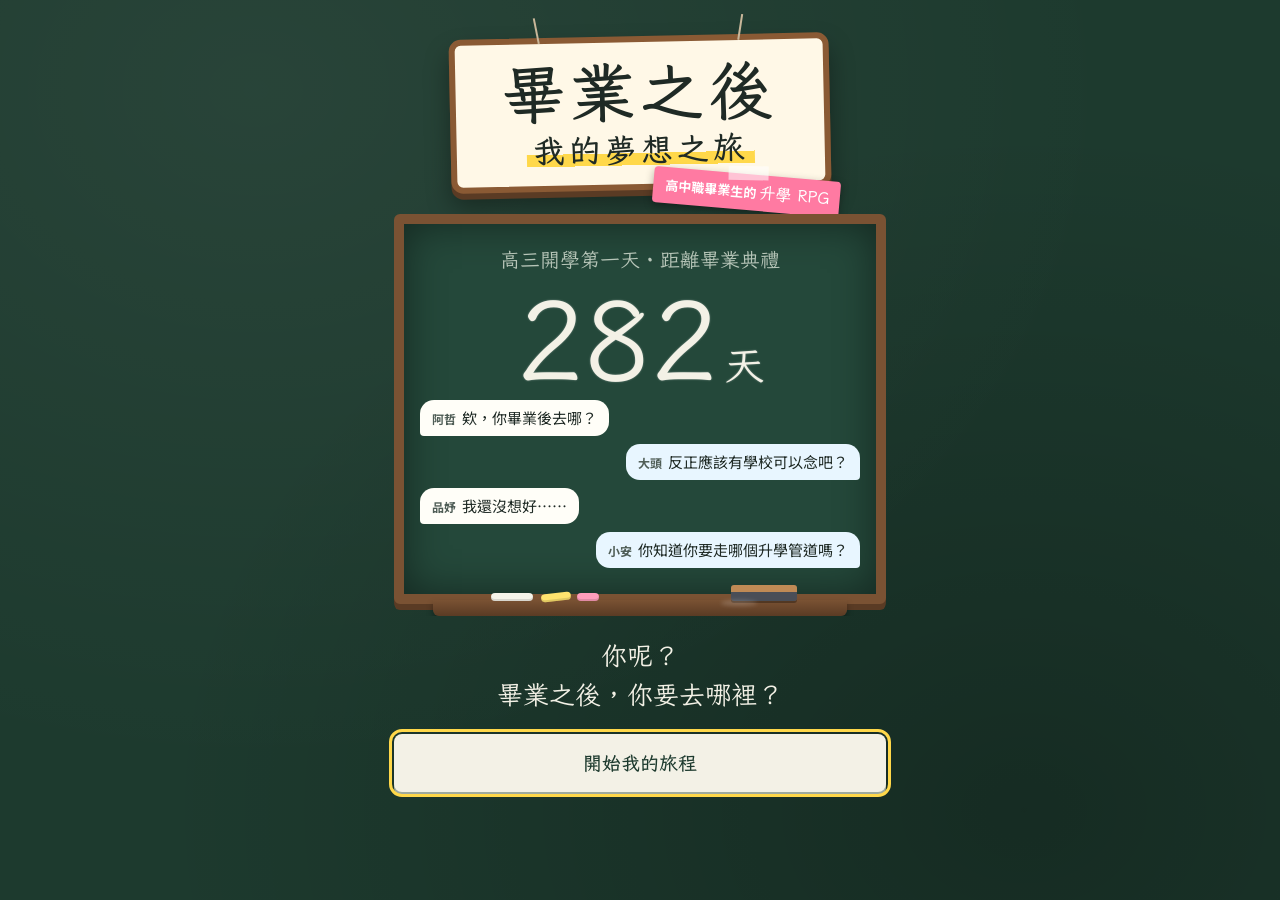
<file: index.html>
<!doctype html>
<html lang="zh-Hant-TW">
<head>
<meta charset="utf-8">
<meta name="viewport" content="width=device-width, initial-scale=1, viewport-fit=cover">
<title>畢業之後 我的夢想之旅｜高中職畢業生的升學 RPG</title>
<meta name="description" content="從高三開學走到畢業典禮。和同學、學長姐一起探索畢業後的升學道路，最後帶走一張屬於你的升學攻略。">
<meta name="theme-color" content="#1D3A2E">
<meta property="og:title" content="畢業之後 我的夢想之旅">
<meta property="og:description" content="高中職畢業生的升學 RPG。未來不是選出來的答案，而是走出來的路。">
<link rel="icon" href="data:image/svg+xml,<svg xmlns='http://www.w3.org/2000/svg' viewBox='0 0 100 100'><text y='.9em' font-size='90'>🎓</text></svg>">
<link rel="preconnect" href="https://fonts.googleapis.com">
<link rel="preconnect" href="https://fonts.gstatic.com" crossorigin>
<link href="https://fonts.googleapis.com/css2?family=LXGW+WenKai+TC:wght@400;700&family=Noto+Sans+TC:wght@400;700&display=swap" rel="stylesheet">
<link rel="stylesheet" href="css/style.css">
</head>
<body>
<div id="app">
  <header id="hud" hidden>
    <div class="daychip"><small>高三</small><b id="dayNum">9</b><small>月</small></div>
    <div class="stats" id="stats" aria-label="角色能力值"></div>
    <div class="hudbtns">
      <button class="hudbtn" id="btnFrag" aria-label="情報碎片">🧩<span class="n" id="fragN">0</span></button>
      <button class="hudbtn" id="btnDex" aria-label="升學路線圖鑑" disabled>🗺️</button>
      <button class="hudbtn" id="btnCity" aria-label="未來城市" disabled>🏙️</button>
      <button class="hudbtn" id="btnBag" aria-label="我的背包" disabled>🎒</button>
    </div>
  </header>
  <main id="stage" aria-live="polite"></main>
</div>
<div id="overlay" hidden></div>
<div id="toasts" aria-live="polite"></div>
<noscript><p style="padding:20px">這個遊戲需要開啟 JavaScript 才能玩。</p></noscript>

<!-- 資料層：每年只需要改 data/ 裡的檔案 -->
<script src="data/admissions.js"></script>
<script src="data/departments.js"></script>
<script src="data/qrcodes.js"></script>
<script src="js/story.js"></script>
<script src="js/game.js"></script>
</body>
</html>
</file>
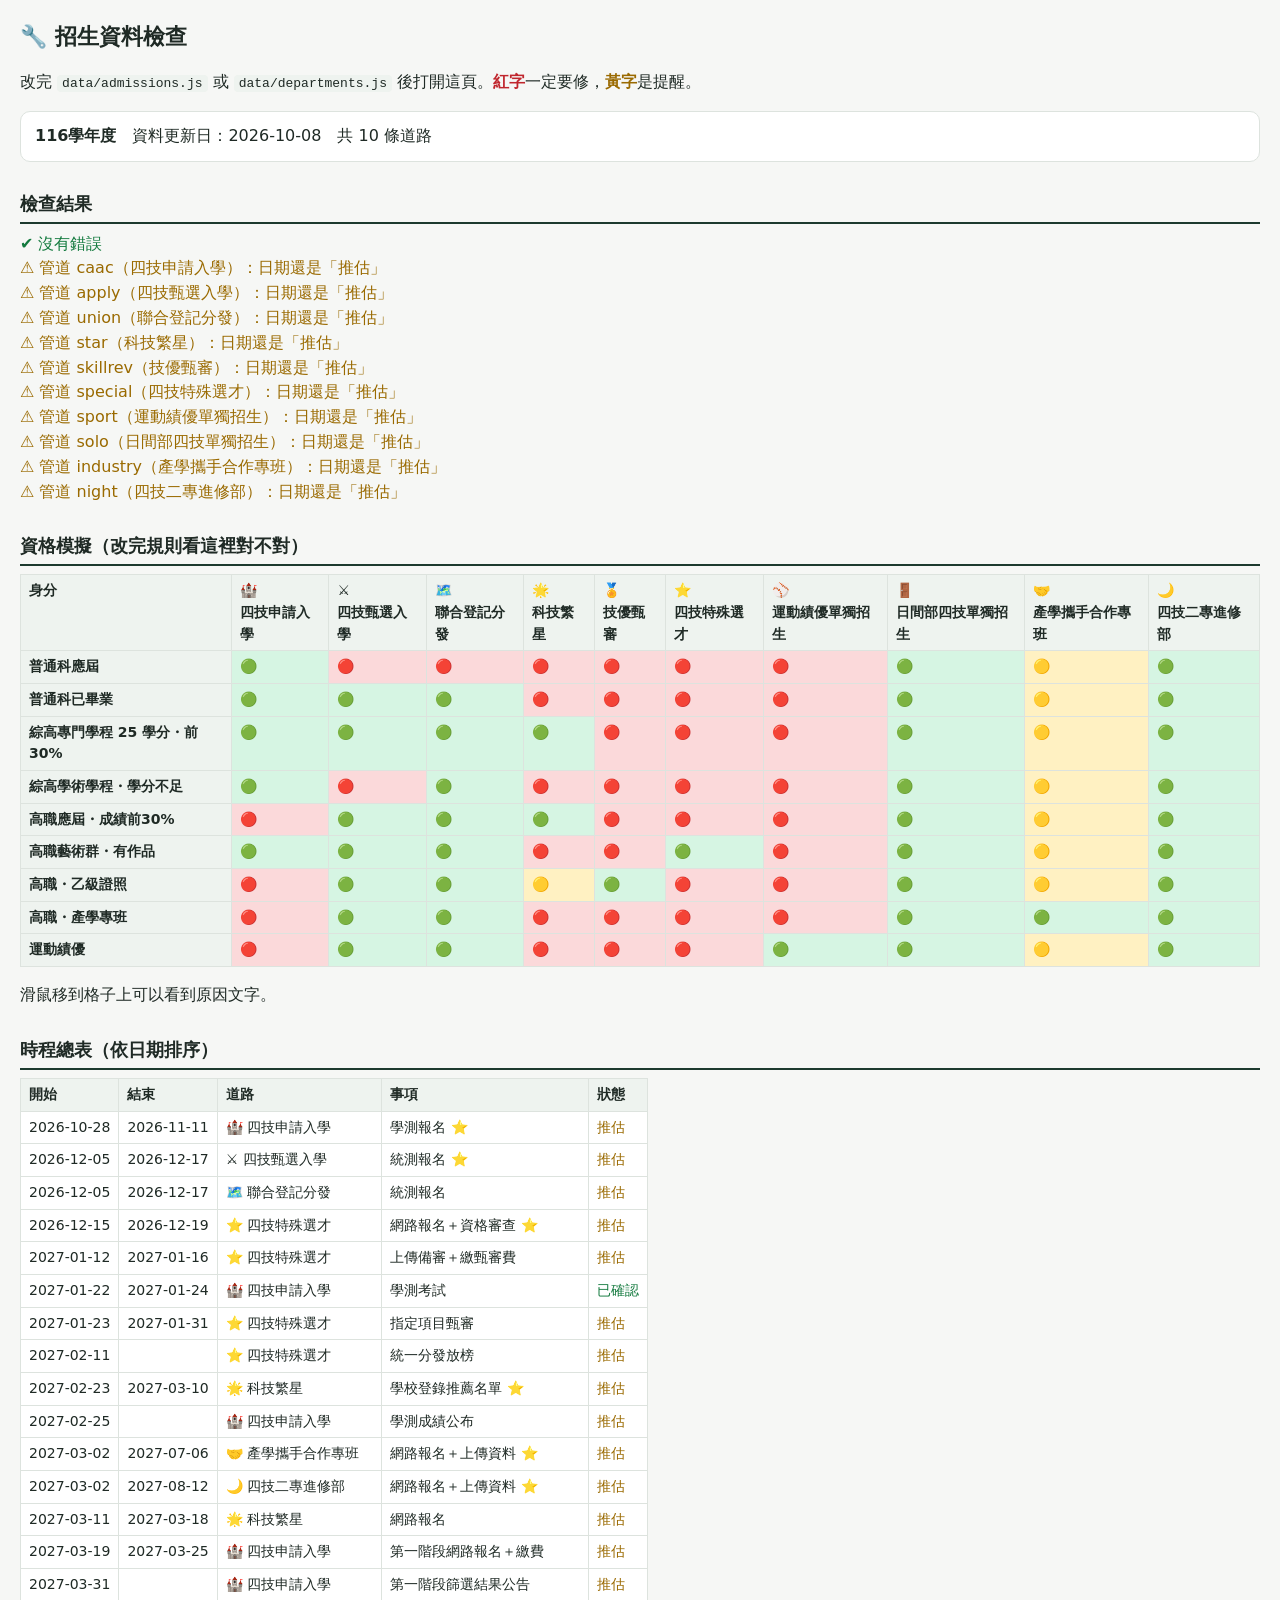
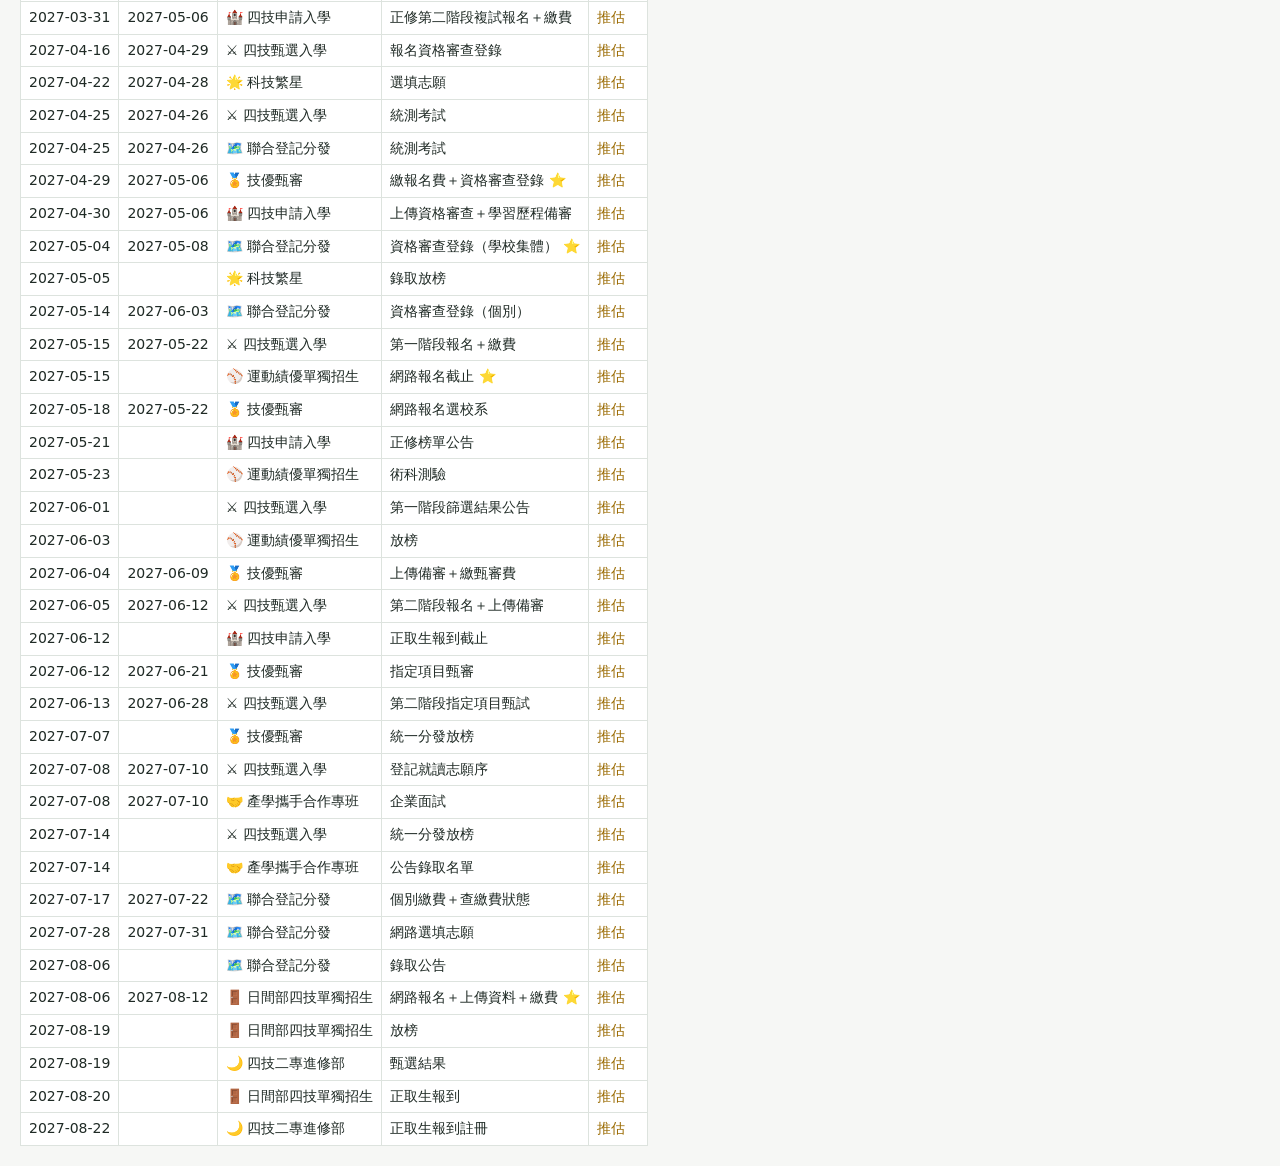
<file: data-check.html>
<!doctype html>
<html lang="zh-Hant-TW">
<head>
<meta charset="utf-8">
<meta name="viewport" content="width=device-width, initial-scale=1">
<title>招生資料檢查｜畢業之後 我的夢想之旅</title>
<meta name="robots" content="noindex">
<style>
body{font-family:"Noto Sans TC",system-ui,sans-serif;margin:0;padding:20px;background:#F6F7F5;color:#1F2A25;line-height:1.55}
h1{font-size:22px;margin:0 0 4px}h2{font-size:18px;margin:28px 0 8px;border-bottom:2px solid #1D3A2E;padding-bottom:4px}
.ok{color:#137A3E}.warn{color:#9A6A00}.err{color:#C0262D;font-weight:700}
.box{background:#fff;border:1px solid #DDE3DE;border-radius:10px;padding:12px 14px;margin:8px 0}
table{border-collapse:collapse;font-size:14px;background:#fff}td,th{border:1px solid #DDE3DE;padding:5px 8px;text-align:left;vertical-align:top}
th{background:#EEF3EF}.wrap{overflow-x:auto}
.g{background:#D6F5E3}.y{background:#FFF1C2}.r{background:#FBD9DA}
code{background:#EEF3EF;padding:1px 5px;border-radius:4px}
</style>
</head>
<body>
<h1>🔧 招生資料檢查</h1>
<p>改完 <code>data/admissions.js</code> 或 <code>data/departments.js</code> 後打開這頁。<b class="err">紅字</b>一定要修，<b class="warn">黃字</b>是提醒。</p>
<div id="out"></div>
<script src="data/admissions.js"></script>
<script src="data/departments.js"></script>
<script src="data/qrcodes.js"></script>
<script src="js/story.js"></script>
<script>
(function(){
const out=document.getElementById("out"),errs=[],warns=[],h=[];
const esc=s=>String(s??"").replace(/[&<>]/g,c=>({"&":"&amp;","<":"&lt;",">":"&gt;"}[c]));
const D=window.ADMISSION_DATA,W=window.CSU_WORLDS;
if(!D){out.innerHTML='<p class="err">讀不到 data/admissions.js：檔案可能有語法錯誤（少了逗號、引號或括號）。請用瀏覽器開發者工具（F12 → Console）看第幾行出錯。</p>';return}
if(!W)errs.push("讀不到 data/departments.js（可能有語法錯誤）");
const FIELDS=new Set(["type","vgen","track","cred","art","cross","grad","rank","coop","skills","special","h1","h2"]);
const reDate=/^\d{4}-\d{2}-\d{2}$/,valid=s=>reDate.test(s)&&!isNaN(new Date(s+"T00:00:00"));
const checkCond=(c,where)=>{if(!c)return;for(const[k,v]of Object.entries(c)){if(k==="any"){v.forEach(x=>checkCond(x,where));continue}if(k==="not"){checkCond(v,where);continue}if(!FIELDS.has(k))errs.push(`${where}：條件用了不存在的欄位「${k}」`)}};
const ids=new Set(),willing=new Set((D.willing||[]).map(w=>w.id));
for(const k of["cycle","updated","note","schoolYear"])if(!D.meta||!D.meta[k])errs.push(`meta 缺少 ${k}`);
if(D.meta&&D.meta.schoolYear){const sy=D.meta.schoolYear;if(!valid(sy.start)||!valid(sy.graduation))errs.push("meta.schoolYear 的 start／graduation 日期格式錯誤");else{const ev=D.paths.flatMap(P=>P.events.map(e=>e.from)).sort();if(ev[0]<sy.start)warns.push(`有日期（${ev[0]}）早於 schoolYear.start，劇情時間軸會把它放在第一個月`);}}
(D.tips||[]).forEach((t,i)=>{try{new RegExp(t.match)}catch(e){errs.push(`tips 第 ${i+1} 個 match 寫法錯誤`)}});
(D.questions||[]).forEach(q=>checkCond(q.when,`問題 ${q.id}`));
D.paths.forEach((P,i)=>{const w=`管道 ${P.id||"#"+i}（${P.name||"?"}）`;
  for(const k of["id","road","name","icon","color","url","exam","who","conditions","prep","pitfalls","csu","events","otherwise"])if(P[k]==null)errs.push(`${w} 缺少欄位 ${k}`);
  if(ids.has(P.id))errs.push(`${w}：id 重複`);ids.add(P.id);
  if(!["estimated","confirmed"].includes(P.status))errs.push(`${w}：status 只能是 estimated 或 confirmed`);
  else if(P.status!=="confirmed")warns.push(`${w}：日期還是「推估」`);
  (P.rules||[]).forEach((r,j)=>{if(!["g","y","r"].includes(r.st))errs.push(`${w} 第 ${j+1} 條規則：st 只能是 g / y / r`);checkCond(r.when,`${w} 第 ${j+1} 條規則`)});
  if(P.otherwise&&!["g","y","r"].includes(P.otherwise.st))errs.push(`${w}：otherwise.st 只能是 g / y / r`);
  (P.tags||[]).forEach(t=>{if(!willing.has(t))errs.push(`${w}：tags 裡的「${t}」不在 willing 清單`)});
  let prev=null,keys=0;
  (P.events||[]).forEach((e,j)=>{const ew=`${w} 第 ${j+1} 個日期「${e.what}」`;
    if(!valid(e.from))errs.push(`${ew}：from 日期格式錯誤（要 YYYY-MM-DD）`);
    if(e.to&&!valid(e.to))errs.push(`${ew}：to 日期格式錯誤`);
    if(e.to&&e.to<e.from)errs.push(`${ew}：結束日比開始日早`);
    if(prev&&e.from<prev)warns.push(`${ew}：順序比上一個日期早，建議照時間排`);
    prev=e.from;if(e.key)keys++;});
  if(keys===0)warns.push(`${w}：沒有標 key:true 的重要日期（會改用第一個日期）`);
  if(keys>1)warns.push(`${w}：有 ${keys} 個 key:true，只會用第一個`);
  const last=(P.events||[]).map(e=>e.to||e.from).sort().pop();
  if(last&&new Date(last+"T00:00:00")<new Date())warns.push(`${w}：所有日期都已經過了，該更新到下一年度`);
});
const QRS=window.QR_CODES||{};
[...D.paths.map(P=>P.url),D.contact.line,window.CSU_DEPT_LINK].forEach(u=>{if(u&&!QRS[u])warns.push(`網址 ${u} 還沒有 QR Code：請執行 python tools/make_qr.py`)});
(W||[]).forEach(wd=>wd.depts.forEach(d=>{if(d.check)warns.push(`未來城市「${wd.name}」的「${d.name}」標記為待確認（check:true）`)}));
h.push(`<div class="box"><b>${esc(D.meta.cycle)}</b>　資料更新日：${esc(D.meta.updated)}　共 ${D.paths.length} 條道路</div>`);
h.push(`<h2>檢查結果</h2>`+(errs.length?errs.map(e=>`<div class="err">✖ ${esc(e)}</div>`).join(""):`<div class="ok">✔ 沒有錯誤</div>`)+warns.map(e=>`<div class="warn">⚠ ${esc(e)}</div>`).join(""));

/* 資格模擬：用幾種典型身分跑一次規則 */
function match(c,p){if(!c)return true;return Object.entries(c).every(([k,want])=>{if(k==="any")return want.some(x=>match(x,p));if(k==="not")return!match(want,p);const have=p[k];if(Array.isArray(want))return want.includes(have);if(want&&typeof want==="object"){if("any"in want)return Array.isArray(have)&&have.some(x=>want.any.includes(x));if("not"in want)return Array.isArray(want.not)?!want.not.includes(have):have!==want.not}return have===want})}
const elig=(P,p)=>{for(const r of P.rules||[])if(match(r.when,p))return r;return P.otherwise};
const PROFILES=[
 ["普通科應屆",{type:"gen",grad:"now",cross:"no",coop:"no",skills:["none"],special:["none"]}],
 ["普通科已畢業",{type:"gen",grad:"past",cross:"no",coop:"no",skills:["none"],special:["none"]}],
 ["綜高專門學程 25 學分・前30%",{type:"comp",track:"pro",cred:"yes",grad:"now",rank:"yes",coop:"no",skills:["none"],special:["none"]}],
 ["綜高學術學程・學分不足",{type:"comp",track:"aca",cred:"no",grad:"now",coop:"no",skills:["none"],special:["none"]}],
 ["高職應屆・成績前30%",{type:"voc",art:"no",grad:"now",rank:"yes",coop:"no",skills:["none"],special:["none"]}],
 ["高職藝術群・有作品",{type:"voc",art:"yes",grad:"now",rank:"no",coop:"no",skills:["none"],special:["talent"]}],
 ["高職・乙級證照",{type:"voc",art:"no",grad:"now",rank:"maybe",coop:"no",skills:["cert2"],special:["none"]}],
 ["高職・產學專班",{type:"voc",art:"no",grad:"now",rank:"no",coop:"yes",skills:["c3"],special:["none"]}],
 ["運動績優",{type:"voc",art:"no",grad:"now",rank:"no",coop:"no",skills:["none"],special:["sport"]}]];
h.push(`<h2>資格模擬（改完規則看這裡對不對）</h2><div class="wrap"><table><tr><th>身分</th>${D.paths.map(P=>`<th>${P.icon}<br>${esc(P.name)}</th>`).join("")}</tr>`+
 PROFILES.map(([n,p])=>`<tr><th>${esc(n)}</th>${D.paths.map(P=>{const r=elig(P,p)||{st:"?"};return`<td class="${r.st}" title="${esc(r.why)}">${{g:"🟢",y:"🟡",r:"🔴"}[r.st]||"?"}</td>`}).join("")}</tr>`).join("")+`</table></div><p class="small">滑鼠移到格子上可以看到原因文字。</p>`);

/* 時程總表 */
const all=D.paths.flatMap(P=>P.events.map(e=>({P,e}))).sort((a,b)=>a.e.from.localeCompare(b.e.from));
h.push(`<h2>時程總表（依日期排序）</h2><div class="wrap"><table><tr><th>開始</th><th>結束</th><th>道路</th><th>事項</th><th>狀態</th></tr>`+
 all.map(({P,e})=>`<tr><td>${e.from}</td><td>${e.to||""}</td><td>${P.icon} ${esc(P.name)}</td><td>${esc(e.what)}${e.key?" ⭐":""}</td><td>${e.confirmed||P.status==="confirmed"?'<span class="ok">已確認</span>':'<span class="warn">推估</span>'}</td></tr>`).join("")+`</table></div>`);
out.innerHTML=h.join("");
})();
</script>
</body>
</html>
</file>
<file: css/style.css>
/* 《畢業之後：我的夢想冒險》
   黑板綠 × 粉筆白 × 便利貼黃 —— 一間快畢業的教室 */
:root{
  --board:#1D3A2E; --board-2:#24483A; --board-edge:#7A5233;
  --chalk:#F3F1E6; --chalk-dim:#B8C6B9; --chalk-faint:rgba(243,241,230,.14);
  --note:#FFD84A; --note-ink:#3A2E00; --pink:#FF7AA2; --sky:#7CC8FF; --mint:#6FE0B0;
  --paper:#FFFEF8; --ink:#1F2A25; --ink-2:#4F5D56;
  --g:#3DDC84; --y:#FFC93C; --r:#FF6B6B;
  --hand:"LXGW WenKai TC","Klee One","Kaiti TC","STKaiti","DFKai-SB","BiauKai",serif;
  --sans:"Noto Sans TC","PingFang TC","Microsoft JhengHei","Heiti TC",system-ui,sans-serif;
  --r-sm:8px; --r-md:14px;
  color-scheme:dark;
}
*{box-sizing:border-box}
html,body{margin:0;height:100%}
body{
  background:var(--board);
  background-image:
    radial-gradient(ellipse at 20% 10%,rgba(255,255,255,.05),transparent 60%),
    radial-gradient(ellipse at 80% 90%,rgba(0,0,0,.25),transparent 60%);
  color:var(--chalk);font-family:var(--sans);font-size:17px;line-height:1.6;
  -webkit-tap-highlight-color:transparent;
}
button{font:inherit;color:inherit;cursor:pointer}
a{color:var(--sky)}
:focus-visible{outline:3px solid var(--note);outline-offset:2px;border-radius:6px}
.sr{position:absolute;width:1px;height:1px;overflow:hidden;clip:rect(0 0 0 0)}

#app{max-width:520px;margin:0 auto;min-height:100%;display:flex;flex-direction:column;
  padding:env(safe-area-inset-top) 0 env(safe-area-inset-bottom)}

/* ---------- HUD ---------- */
#hud{position:sticky;top:0;z-index:20;display:flex;flex-wrap:wrap;align-items:center;gap:6px 10px;
  padding:8px 12px;background:rgba(20,40,32,.92);backdrop-filter:blur(6px);
  border-bottom:2px solid var(--board-edge)}
#hud[hidden]{display:none}
.daychip{font-family:var(--hand);line-height:1;text-align:center;min-width:58px}
.daychip small{display:block;font-size:11px;color:var(--chalk-dim)}
.daychip b{font-size:26px;font-weight:700}
.daychip small:last-child{display:inline;font-size:13px;margin-left:1px}
.stats{flex:1;display:grid;grid-template-columns:repeat(5,1fr);gap:4px}
.stat{font-size:12px;text-align:center;line-height:1.1}
.stat .bar{height:5px;border-radius:3px;background:var(--chalk-faint);margin-top:3px;overflow:hidden}
.stat .bar i{display:block;height:100%;background:var(--note);transition:width .6s}
.stat.bump .bar i{background:var(--mint)}
.hudbtns{display:flex;gap:6px}
.hudbtn{position:relative;border:1.5px solid var(--chalk-dim);background:transparent;border-radius:10px;
  padding:4px 8px;font-size:18px;line-height:1.2}
.hudbtn[disabled]{opacity:.35;cursor:not-allowed}
.hudbtn .n{position:absolute;top:-7px;right:-7px;background:var(--pink);color:#fff;font-size:11px;
  min-width:18px;height:18px;border-radius:9px;display:grid;place-items:center;font-weight:700}

/* ---------- Stage ---------- */
#stage{flex:1;display:flex;flex-direction:column;padding:14px 14px 18px;gap:14px}
.scene{position:relative;border-radius:var(--r-md);overflow:hidden;min-height:150px}

/* 黑板：開場與每天的倒數 */
.board{background:var(--board-2);border:10px solid var(--board-edge);border-radius:6px;
  box-shadow:inset 0 0 40px rgba(0,0,0,.45),0 6px 0 #5A3B24;padding:20px 16px 26px;text-align:center;position:relative}

.board .label{font-family:var(--hand);font-size:20px;color:var(--chalk-dim)}
.board .big{font-family:var(--hand);font-size:clamp(64px,22vw,112px);line-height:1;margin:6px 0;
  text-shadow:0 0 2px rgba(255,255,255,.4)}
.board .big .unit{font-size:.36em;margin-left:6px}
.board .sub{font-family:var(--hand);font-size:22px}
.chalk-in{animation:chalk 1.1s steps(14) both}
@keyframes chalk{from{clip-path:inset(0 100% 0 0)}to{clip-path:inset(0 0 0 0)}}
.erase{animation:erase .5s ease both}
@keyframes erase{to{opacity:0;filter:blur(6px)}}

/* 教室裡飄出來的對話 */
.chatter{display:flex;flex-direction:column;gap:8px;margin-top:4px}
.chatter .line{align-self:flex-start;max-width:85%;background:var(--paper);color:var(--ink);
  padding:6px 12px;border-radius:14px 14px 14px 4px;font-size:15px;opacity:0;transform:translateY(6px);transition:.4s}
.chatter .line:nth-child(even){align-self:flex-end;border-radius:14px 14px 4px 14px;background:#E8F6FF}
.chatter .line.on{opacity:1;transform:none}
.chatter .line b{font-size:12px;color:var(--ink-2);margin-right:6px}

.title{font-family:var(--hand);text-align:center;margin:0}
.title.h1{font-size:clamp(30px,8vw,40px);line-height:1.25}
.title .tag{display:block;font-size:17px;color:var(--chalk-dim);font-family:var(--sans);margin-top:6px}
.ask-big{font-family:var(--hand);text-align:center;font-size:26px;line-height:1.5;margin:6px 0}

/* ---------- 對話框 ---------- */
.dlg{background:var(--paper);color:var(--ink);border-radius:var(--r-md);padding:14px 16px 16px;
  position:relative;box-shadow:0 4px 0 rgba(0,0,0,.25);min-height:96px}
.dlg .who{display:flex;align-items:center;gap:8px;margin:-2px 0 6px;font-weight:700;font-size:14px;color:var(--ink-2)}
.face{width:34px;height:34px;border-radius:50%;display:grid;place-items:center;font-size:20px;flex:none;
  border:2px solid rgba(0,0,0,.12)}
.dlg .txt{font-size:18px;line-height:1.65;min-height:1.6em}
.dlg .next{position:absolute;right:12px;bottom:6px;font-size:14px;color:var(--ink-2);animation:nudge 1.2s infinite}
@keyframes nudge{50%{transform:translateY(3px)}}
.dlg.tap{cursor:pointer}
.dlg.me{background:#E8F6FF}
.dlg.sys{background:var(--note);color:var(--note-ink)}

/* ---------- 選項（便利貼） ---------- */
.choices{display:grid;gap:10px}
.choices.two{grid-template-columns:1fr 1fr}
.opt{display:flex;align-items:center;gap:12px;text-align:left;border:none;border-radius:var(--r-sm);
  background:var(--note);color:var(--note-ink);padding:12px 14px;font-size:17px;font-weight:700;
  box-shadow:0 3px 0 rgba(0,0,0,.28);transition:transform .12s}
.opt:nth-child(3n+2){background:#FFE98C}
.opt:nth-child(3n+3){background:#FFCF5C}
.opt:active{transform:translateY(2px);box-shadow:0 1px 0 rgba(0,0,0,.28)}
.opt .ic{font-size:26px;line-height:1;flex:none}
.opt .hint{display:block;font-weight:400;font-size:13px;opacity:.75}
.opt.sel{background:var(--mint);color:#08311F;outline:3px solid #fff}
.opt.blue{background:#8FD0FF;color:#062B45}.opt.green{background:#8FE8B8;color:#073220}.opt.yellow{background:var(--note)}
.opt.quiet{background:transparent;color:var(--chalk);border:1.5px dashed var(--chalk-dim);box-shadow:none;font-weight:400}
.cta{display:block;width:100%;border:none;border-radius:var(--r-sm);padding:14px;font-size:19px;font-weight:700;
  background:var(--chalk);color:var(--board);box-shadow:0 4px 0 #9EAA9F;font-family:var(--hand)}
.cta.ghost{background:transparent;color:var(--chalk);border:2px solid var(--chalk-dim);box-shadow:none}
.cta+.cta{margin-top:10px}
.input{width:100%;font:inherit;font-size:18px;padding:12px 14px;border-radius:var(--r-sm);border:2px solid var(--chalk-dim);
  background:rgba(0,0,0,.2);color:var(--chalk)}

/* ---------- 手機班群 ---------- */
.phone{background:#0E1B16;border:3px solid #33463D;border-radius:26px;padding:10px 10px 14px;max-width:380px;margin:0 auto;width:100%}
.phone .bar{display:flex;justify-content:space-between;align-items:center;padding:2px 10px 8px;font-size:13px;color:var(--chalk-dim)}
.phone .room{font-weight:700;color:var(--chalk)}
.msgs{display:flex;flex-direction:column;gap:8px;min-height:240px;max-height:52vh;overflow-y:auto;background:#CFE3D8;border-radius:16px;padding:12px 10px}
.msg{display:flex;gap:8px;align-items:flex-end;opacity:0;transform:translateY(8px);transition:.35s}
.msg.on{opacity:1;transform:none}
.msg .face{width:30px;height:30px;font-size:17px}
.msg .b{background:#fff;color:var(--ink);border-radius:14px 14px 14px 4px;padding:6px 11px;font-size:15px;max-width:78%}
.msg .n{font-size:11px;color:#4C6156;margin-bottom:2px}
.msg.mine{flex-direction:row-reverse}
.msg.mine .b{background:#9BE38E;border-radius:14px 14px 4px 14px}

/* ---------- 卡片：情報、道路、科系 ---------- */
.card{background:var(--paper);color:var(--ink);border-radius:var(--r-md);padding:14px 16px;position:relative}
.card h3{margin:0 0 6px;font-size:19px}
.card .meta{font-size:13px;color:var(--ink-2)}
.frag{text-align:center;padding:22px 18px;background:var(--paper);border-radius:var(--r-md);color:var(--ink);
  box-shadow:0 0 0 4px var(--note),0 10px 30px rgba(0,0,0,.4)}
.frag .icon{font-size:46px}
.frag .num{font-size:13px;color:var(--ink-2);font-weight:700}
.frag p{font-family:var(--hand);font-size:22px;margin:8px 0 0;line-height:1.5}
.pieces{display:flex;justify-content:center;gap:6px;margin-top:12px}
.pieces i{width:18px;height:18px;border-radius:4px;background:#E4E1D3}
.pieces i.on{background:var(--note)}

.roads{display:grid;gap:8px}
.road{display:flex;align-items:center;gap:10px;background:var(--paper);color:var(--ink);border-radius:var(--r-sm);
  padding:10px 12px;border:none;text-align:left;width:100%;border-left:7px solid var(--c,#999)}
.road .ic{font-size:26px;flex:none}
.road .t{flex:1;min-width:0}
.road .t b{display:block;font-size:16px}
.road .t span{font-size:13px;color:var(--ink-2)}
.light{width:16px;height:16px;border-radius:50%;flex:none;box-shadow:0 0 0 3px rgba(0,0,0,.08)}
.light.g{background:var(--g)}.light.y{background:var(--y)}.light.r{background:var(--r)}.light.u{background:#C9C6B8}
.road.locked{background:rgba(255,255,255,.08);color:var(--chalk-dim);border-left-color:transparent}
.road.locked .t span{color:var(--chalk-dim)}
.road.pop{animation:pop .45s both}
@keyframes pop{from{opacity:0;transform:translateX(-12px)}}

.worlds{display:grid;grid-template-columns:repeat(2,1fr);gap:10px}
.world{border:none;border-radius:var(--r-md);background:var(--paper);color:var(--ink);padding:14px 10px;text-align:center}
.world .ic{font-size:34px;display:block}
.world b{display:block;font-size:16px}
.world span{font-size:12px;color:var(--ink-2)}
.world.on{outline:4px solid var(--note)}
.dept{background:var(--paper);color:var(--ink);border-radius:var(--r-sm);padding:12px 14px}
.dept b{font-size:16px}
.dept p{margin:4px 0;font-size:15px}
.dept .jobs{display:flex;flex-wrap:wrap;gap:6px}
.chip{font-size:12px;padding:2px 9px;border-radius:999px;background:#EEF4EF;color:var(--ink-2)}
.chip.warn{background:#FFF1C9;color:#6A4D00}

/* 倒數計時 */
.countdown{display:grid;gap:8px}
.cd{display:flex;align-items:center;gap:10px;background:rgba(0,0,0,.25);border:1.5px solid var(--chalk-faint);border-radius:var(--r-sm);padding:10px 12px}
.cd .d{font-family:var(--hand);font-size:30px;min-width:66px;text-align:right;color:var(--note);line-height:1}
.cd .d small{font-size:13px;color:var(--chalk-dim)}
.cd .w{flex:1;font-size:15px}
.cd .w span{display:block;font-size:12px;color:var(--chalk-dim)}
.cd.hot .d{color:var(--pink)}

/* 時間排序小遊戲 */
.tl{display:grid;gap:8px}
.tlbtn{display:flex;gap:10px;align-items:center;border:none;border-radius:var(--r-sm);background:var(--paper);color:var(--ink);
  padding:12px;text-align:left;font-size:16px;font-weight:700}
.tlbtn .o{width:28px;height:28px;border-radius:50%;border:2px dashed #B8B4A4;display:grid;place-items:center;flex:none;font-size:14px}
.tlbtn.done{background:#DDF7E9}
.tlbtn.done .o{background:var(--g);border:none;color:#fff}
.tlbtn.nope{animation:shake .35s}
@keyframes shake{25%{transform:translateX(-6px)}75%{transform:translateX(6px)}}
.tlbtn small{display:block;font-weight:400;font-size:12px;color:var(--ink-2)}

/* ---------- Overlay ---------- */
#overlay{position:fixed;inset:0;z-index:40;background:rgba(8,18,14,.78);display:flex;justify-content:center;
  align-items:flex-end;padding:0}
#overlay[hidden]{display:none}
.sheet{background:var(--board);width:100%;max-width:520px;max-height:92vh;overflow:auto;border-radius:18px 18px 0 0;
  padding:16px 16px calc(24px + env(safe-area-inset-bottom));border-top:3px solid var(--board-edge);animation:up .28s both}
@keyframes up{from{transform:translateY(40px);opacity:0}}
.sheet header{display:flex;align-items:center;justify-content:space-between;gap:10px;margin-bottom:10px}
.sheet header h2{font-family:var(--hand);margin:0;font-size:24px}
.x{border:none;background:var(--chalk-faint);border-radius:50%;width:38px;height:38px;font-size:20px}
.note-est{font-size:13px;color:var(--note);background:rgba(255,216,74,.1);border:1px dashed rgba(255,216,74,.5);
  border-radius:var(--r-sm);padding:6px 10px;margin-bottom:10px}
.detail section{margin-top:12px}
.detail h4{margin:0 0 4px;font-size:14px;color:var(--chalk-dim);font-weight:700}
.detail ul{margin:0;padding-left:20px}
.detail li{margin:2px 0}
.ev{display:flex;gap:10px;font-size:15px;padding:4px 0;border-bottom:1px dashed var(--chalk-faint)}
.ev .dt{min-width:96px;font-variant-numeric:tabular-nums;color:var(--chalk-dim)}
.ev.next{color:var(--note);font-weight:700}
.ev.past{opacity:.45}
.badge{font-size:11px;padding:1px 7px;border-radius:999px;border:1px solid currentColor;margin-left:6px;white-space:nowrap}
.status{display:flex;gap:8px;align-items:center;background:rgba(0,0,0,.22);border-radius:var(--r-sm);padding:8px 10px;margin-top:8px;font-size:15px}

/* ---------- Toasts ---------- */
#toasts{position:fixed;right:max(10px,calc(50% - 250px));top:64px;z-index:50;display:flex;flex-direction:column;gap:4px;
  align-items:flex-end;pointer-events:none}
.toast{background:var(--note);color:var(--note-ink);font-weight:700;padding:2px 10px;border-radius:999px;font-size:13px;box-shadow:0 2px 6px rgba(0,0,0,.3);
  animation:toast 1.8s both}
@keyframes toast{0%{opacity:0;transform:translateY(-8px)}15%,80%{opacity:1;transform:none}100%{opacity:0}}

/* ---------- 結局與攻略卡 ---------- */
.ceremony{background:linear-gradient(#2A4E7A 0%,#E59B6C 70%,#F6C989 100%);border-radius:var(--r-md);padding:26px 16px 0;
  text-align:center;overflow:hidden;min-height:220px;position:relative}
.ceremony .gate{font-size:56px;line-height:1}
.ceremony .crowd{font-size:30px;letter-spacing:4px;margin-top:8px;padding-bottom:4px}
.ceremony .confetti{position:absolute;inset:0;pointer-events:none}
.fin{font-family:var(--hand);font-size:22px;text-align:center;margin:0;opacity:0;transition:opacity .8s}
.fin.on{opacity:1}
.fin.strong{font-size:26px;color:var(--note)}
.motto{font-family:var(--hand);font-size:clamp(24px,6.5vw,30px);text-align:center;line-height:1.5;margin:6px 0}
.ending{text-align:center;background:var(--paper);color:var(--ink);border-radius:var(--r-md);padding:18px}
.ending .k{font-size:13px;font-weight:700;color:var(--ink-2)}
.ending h2{font-family:var(--hand);font-size:28px;margin:4px 0}

.guide{background:var(--paper);color:var(--ink);border-radius:var(--r-md);padding:18px 16px;
  box-shadow:0 0 0 6px var(--note)}
.guide h2{font-family:var(--hand);text-align:center;margin:0 0 4px;font-size:26px}
.guide .row{display:grid;grid-template-columns:84px 1fr;gap:8px;padding:8px 0;border-bottom:1px dashed #DAD6C5;font-size:15px}
.guide .row>b{color:var(--ink-2);font-size:14px}
.guide .sbars{display:grid;gap:6px}
.guide .sb{display:grid;grid-template-columns:118px 1fr 30px;gap:8px;align-items:center;font-size:14px}
.guide .sb .bar{height:9px;border-radius:5px;background:#ECE9DB;overflow:hidden}
.guide .sb .bar i{display:block;height:100%;background:var(--board-2)}
.guide .close{font-family:var(--hand);font-size:20px;text-align:center;margin:14px 0 4px;line-height:1.5}
.guide .foot{font-size:12px;color:var(--ink-2);text-align:center;margin-top:8px}

.muted{color:var(--chalk-dim)}
.small{font-size:14px}
.center{text-align:center}
.row-btns{display:flex;gap:10px}
.row-btns>*{flex:1}

@media (prefers-reduced-motion:reduce){
  *,*::before,*::after{animation-duration:.01ms!important;animation-delay:0s!important;transition-duration:.01ms!important}
}

/* QR Code */
.qrrow{display:flex;justify-content:center;gap:10px;flex-wrap:wrap;margin-top:12px}
.qr{margin:0;width:94px;text-align:center}
.qrimg{background:#fff;border-radius:8px;padding:4px;line-height:0}
.qrimg svg{width:100%;height:auto;display:block}
.qr figcaption{font-size:11px;line-height:1.35;color:var(--ink-2);margin-top:4px}
.detail ~ .qrrow .qr figcaption,.sheet .qr figcaption{color:var(--chalk-dim)}

@media (max-width:480px){ #hud .stats{order:3;flex-basis:100%} #hud .hudbtns{margin-left:auto} }
.hudbtn{padding:4px 7px}

/* ---------- 開場：班牌標題＋粉筆槽 ---------- */
.marquee{position:relative;padding:22px 6px 6px;margin-bottom:4px}
.sign{position:relative;margin:0 auto;max-width:380px;background:#FFF8E7;border:6px solid #8A5A34;border-radius:12px;
  box-shadow:0 6px 0 #5A3B24,0 14px 24px rgba(0,0,0,.35);padding:14px 16px 16px;transform:rotate(-1.2deg)}
.sign::before,.sign::after{content:"";position:absolute;top:-26px;width:2px;height:26px;background:#C9B79A}
.sign::before{left:22%;transform:rotate(-10deg)}.sign::after{right:22%;transform:rotate(10deg)}
.logo{margin:0;text-align:center;color:var(--ink);font-family:var(--hand);line-height:1.1}
.logo .l1{display:block;font-size:clamp(46px,14vw,64px);letter-spacing:.08em;font-weight:700}
.logo .l2{display:inline-block;margin-top:6px;font-size:clamp(24px,7vw,32px);letter-spacing:.12em;
  background:linear-gradient(transparent 58%,var(--note) 58%,var(--note) 92%,transparent 92%);padding:0 6px}
.sticker{position:absolute;right:max(4px,calc(50% - 200px));bottom:-14px;background:var(--pink);color:#fff;font-size:13px;
  padding:5px 10px 5px 12px;border-radius:4px;transform:rotate(5deg);box-shadow:0 3px 8px rgba(0,0,0,.3);font-weight:700}
.sticker b{font-family:var(--hand);font-size:16px;margin-left:4px}
.sticker::before{content:"";position:absolute;left:50%;top:-8px;width:40px;height:14px;margin-left:-20px;background:rgba(255,255,255,.55);transform:rotate(-4deg)}
.board.hero{margin-top:18px}
.tray{position:relative;height:16px;margin:-4px 8% 0;background:linear-gradient(#7A5233,#5A3B24);border-radius:0 0 6px 6px;
  box-shadow:0 4px 6px rgba(0,0,0,.35)}
.tray .chalk{position:absolute;top:-7px;height:8px;border-radius:4px;box-shadow:inset 0 -2px 0 rgba(0,0,0,.12)}
.tray .chalk.w{left:14%;width:42px;background:#F6F4EA}
.tray .chalk.y{left:calc(14% + 50px);width:30px;background:#FFE36E;transform:rotate(-6deg)}
.tray .chalk.p{left:calc(14% + 86px);width:22px;background:#FF9DBB}
.tray .eraser{position:absolute;right:12%;top:-15px;width:66px;height:16px;border-radius:3px;
  background:linear-gradient(#C08A55 0 45%,#4A4E57 45%);box-shadow:0 2px 0 rgba(0,0,0,.3)}
.tray .eraser::after{content:"";position:absolute;left:-10px;bottom:-5px;width:36px;height:6px;background:rgba(255,255,255,.18);border-radius:50%;filter:blur(2px)}

/* ---------- 可拖曳的一年時間軸 ---------- */
.ytl{display:grid;gap:10px}
.ystrip{overflow-x:auto;border-radius:var(--r-sm);background:rgba(0,0,0,.22);border:1.5px solid var(--chalk-faint);cursor:grab;scrollbar-width:thin}
.ystrip.drag{cursor:grabbing;user-select:none}
.ygrid{display:grid;width:max-content}
.ygrid>*{border-right:1px dashed var(--chalk-faint);border-bottom:1px dashed var(--chalk-faint);padding:6px;min-height:44px}
.ygrid .lab{position:sticky;left:0;z-index:1;background:#1A3329;font-size:13px;font-weight:700;display:flex;align-items:center;border-left:5px solid var(--c,transparent)}
.yh{background:none;border:none;font-weight:700;font-size:14px;color:var(--chalk);min-height:36px;font-family:var(--hand)}
.yh.on{background:var(--note);color:var(--note-ink)}
.yc{display:flex;flex-direction:column;gap:3px}
.yc.on{background:rgba(255,216,74,.14)}
.yh.past,.yc.past{opacity:.45}
.mk{display:block;font-size:11px;line-height:1.3;background:var(--c);color:#14231C;border-radius:4px;padding:2px 4px;font-weight:700}
.yslider-wrap{display:flex;align-items:center;gap:8px}
.yslider{flex:1;appearance:none;-webkit-appearance:none;height:10px;border-radius:5px;background:linear-gradient(90deg,var(--chalk-dim),var(--chalk-faint));accent-color:var(--note)}
.yslider::-webkit-slider-thumb{-webkit-appearance:none;width:34px;height:34px;border-radius:50%;background:var(--note) url("data:image/svg+xml,%3Csvg xmlns='http://www.w3.org/2000/svg' viewBox='0 0 34 34'%3E%3Ctext x='17' y='24' font-size='18' text-anchor='middle'%3E🎒%3C/text%3E%3C/svg%3E") center/contain no-repeat;border:3px solid #fff;box-shadow:0 2px 6px rgba(0,0,0,.4);cursor:grab}
.yslider::-moz-range-thumb{width:30px;height:30px;border-radius:50%;background:var(--note);border:3px solid #fff;cursor:grab}
.ymonth{background:var(--paper);color:var(--ink);border-radius:var(--r-sm);padding:10px 12px;min-height:70px}
.ym-h{font-family:var(--hand);font-size:20px;font-weight:700;margin-bottom:4px}
.ym-e{display:grid;grid-template-columns:86px 1fr;gap:8px;padding:6px 0 6px 8px;border-left:5px solid var(--c);margin:4px 0;font-size:15px}
.ym-e .dt{font-variant-numeric:tabular-nums;color:var(--ink-2);font-weight:700;font-size:14px}
.ym-e .tip{font-size:13px;color:var(--ink-2)}
.ym-e .muted,.ymonth .muted{color:var(--ink-2)}
.tabs{display:flex;gap:6px;margin:0 0 10px;flex-wrap:wrap}
.tab{padding:5px 12px;border-radius:999px;border:2px solid var(--note);background:none;font-weight:700;font-size:14px}
.tab[aria-pressed="true"]{background:var(--note);color:var(--note-ink)}

/* 直式時間軸 */
.tlv{position:relative;margin:8px 0 0 10px;padding-left:18px;border-left:3px solid #DAD6C5}
.tli{position:relative;padding:4px 0 10px}
.tli::before{content:"";position:absolute;left:-26px;top:9px;width:13px;height:13px;border-radius:50%;background:#fff;border:3px solid var(--c,#999)}
.tli.past{opacity:.5}.tli.past::before{background:var(--c,#999)}
.tli.now::before{background:#FF5A5A;border-color:#FF5A5A;box-shadow:0 0 8px #FF5A5A}
.tli.next::before{background:#3AA0FF;border-color:#3AA0FF;box-shadow:0 0 8px #3AA0FF}
.tli .d{font-weight:700;font-size:14px;font-variant-numeric:tabular-nums}
.tli .s{display:inline-block;font-size:11px;font-weight:700;border-radius:999px;padding:0 8px;margin-left:6px;background:rgba(0,0,0,.08)}
.tli.next .s{background:#3AA0FF;color:#fff}.tli.now .s{background:#FF5A5A;color:#fff}
.tli .w{font-size:15px;font-weight:700}
.tli .h{font-size:13px;opacity:.8}
.sheet .tlv{border-left-color:var(--chalk-faint)}
.sheet .tli::before{background:var(--board)}
.subh{font-family:var(--hand);font-size:20px;margin:18px 0 4px}

/* 背包 */
.tool{display:flex;align-items:center;gap:10px;width:100%;border:none;border-radius:var(--r-sm);background:var(--paper);color:var(--ink);padding:10px 12px;text-align:left}
.tool .ic{font-size:28px}.tool .t{flex:1}.tool .t b{display:block}.tool .t span{font-size:13px;color:var(--ink-2)}
.tool .go{font-weight:700;color:#1D7A4E;white-space:nowrap}
.roads.dim .tool{opacity:.72}
.road .role{display:inline-block;font-size:11px;background:var(--board-2);color:#fff;border-radius:4px;padding:0 6px;margin-right:6px;vertical-align:2px}

/* 未來城市 */
.city-lead{font-family:var(--hand);font-size:20px;margin:0 0 10px;color:var(--chalk)}
.cityart{margin:16px 0 0}
.cityart img{display:block;width:100%;height:auto;border-radius:var(--r-md);border:4px solid var(--paper);box-shadow:0 6px 18px rgba(0,0,0,.4)}

/* 畢業典禮：字越來越大 */
.fins{display:grid;gap:10px;justify-items:center}
.fin{line-height:1.4}
.fin.strong{color:var(--note);font-weight:700}

/* 攻略卡新增區塊 */
.guide .gh{font-family:var(--hand);font-size:21px;margin:16px 0 6px;color:var(--board)}
.preps{list-style:none;margin:0;padding:0;display:grid;gap:4px}
.preps li{display:flex;gap:8px;font-size:15px;padding:4px 0;border-bottom:1px dashed #E5E1D0}
.preps li::before{content:"□";color:var(--ink-2)}
.preps .pi{white-space:nowrap}
.guide .on-paper .ystrip{background:#1D3A2E;color:var(--chalk)}
.guide .note{display:block;font-size:12px;color:var(--ink-2)}
.eqs{display:flex;flex-wrap:wrap;gap:6px}
.eqbtn{border:1.5px solid #C9C4B0;background:#FFF6D2;color:var(--ink);border-radius:999px;padding:4px 10px;font-size:14px;font-weight:700}
.eqbtn small{font-weight:400;color:#1D7A4E}
.small-cta{font-size:16px;padding:10px;margin-top:10px}

/* 三岔路 */
.fork{display:block;width:min(280px,80%);margin:8px auto 0}
/* 學習歷程說明會提醒 */
.brief{margin-top:10px;font-size:14px;line-height:1.5;background:rgba(255,216,74,.14);border:1.5px dashed var(--note);border-radius:var(--r-sm);padding:8px 10px;color:var(--chalk)}
.brief a{color:var(--note);font-weight:700;white-space:nowrap}
.brief.in-paper{background:#FFF6D2;border-color:#E5C34A;color:#5A4500}
.brief.in-paper a{color:#1D7A4E}
/* 我要準備：依主攻／備選／備援分組 */
.prep-lead{font-size:14px;color:var(--ink-2);margin:0 0 8px}
.pgroup{border-left:6px solid var(--c);border-radius:6px;padding:8px 10px;margin-bottom:10px;background:#FBF9F0}
.pgroup.main{background:#fff;box-shadow:0 0 0 2px var(--c) inset}
.pg-h{font-weight:700;font-size:16px;display:flex;align-items:center;gap:4px;flex-wrap:wrap}
.pgroup.sub .pg-h{font-size:15px;color:var(--ink-2)}
.pg-h .role{display:inline-block;font-size:12px;background:var(--board-2);color:#fff;border-radius:4px;padding:0 7px;margin-right:4px}
.pg-n{margin-left:auto;font-size:12px;font-weight:400;color:var(--ink-2)}
.pgroup.sub .preps li{font-size:14px;color:var(--ink-2)}
.pg-shared{font-size:13px;color:#1D7A4E;margin-top:4px}

/* 主攻／備選／備援選項上的資格標籤 */
.opt .sttag{margin-left:auto;flex:none;font-size:13px;font-weight:700;padding:3px 9px;border-radius:999px;white-space:nowrap}
.opt .sttag.g{background:#137A3E;color:#fff}
.opt .sttag.y{background:#C2410C;color:#fff}
.opt .sttag.r{background:#7A2E2E;color:#fff}
.deptlink{font-weight:700}

/* 攻略卡上的 QR Code：一列最多兩個，間距拉開，避免手機相機同時掃到兩個 */
.guide .qrrow{max-width:300px;margin:14px auto 0;gap:26px 64px}
.guide .qr{width:112px}
</file>
